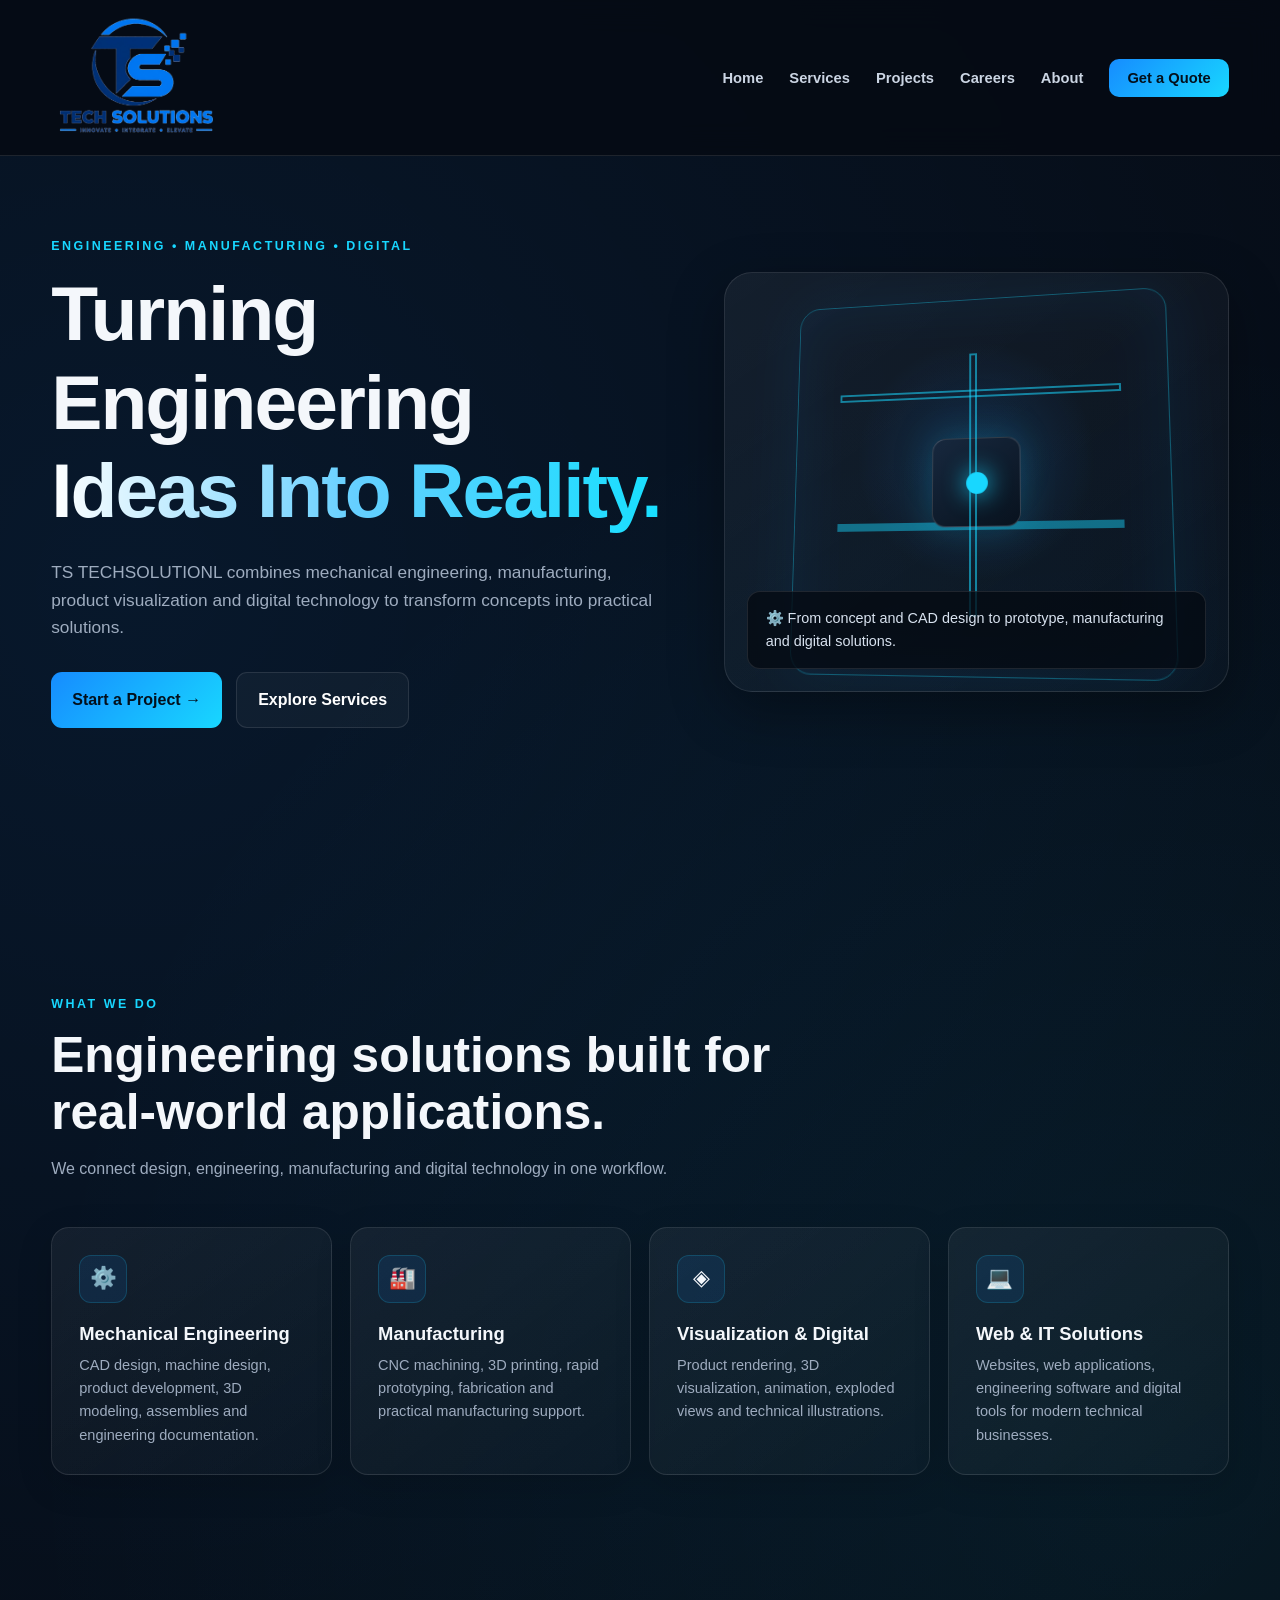
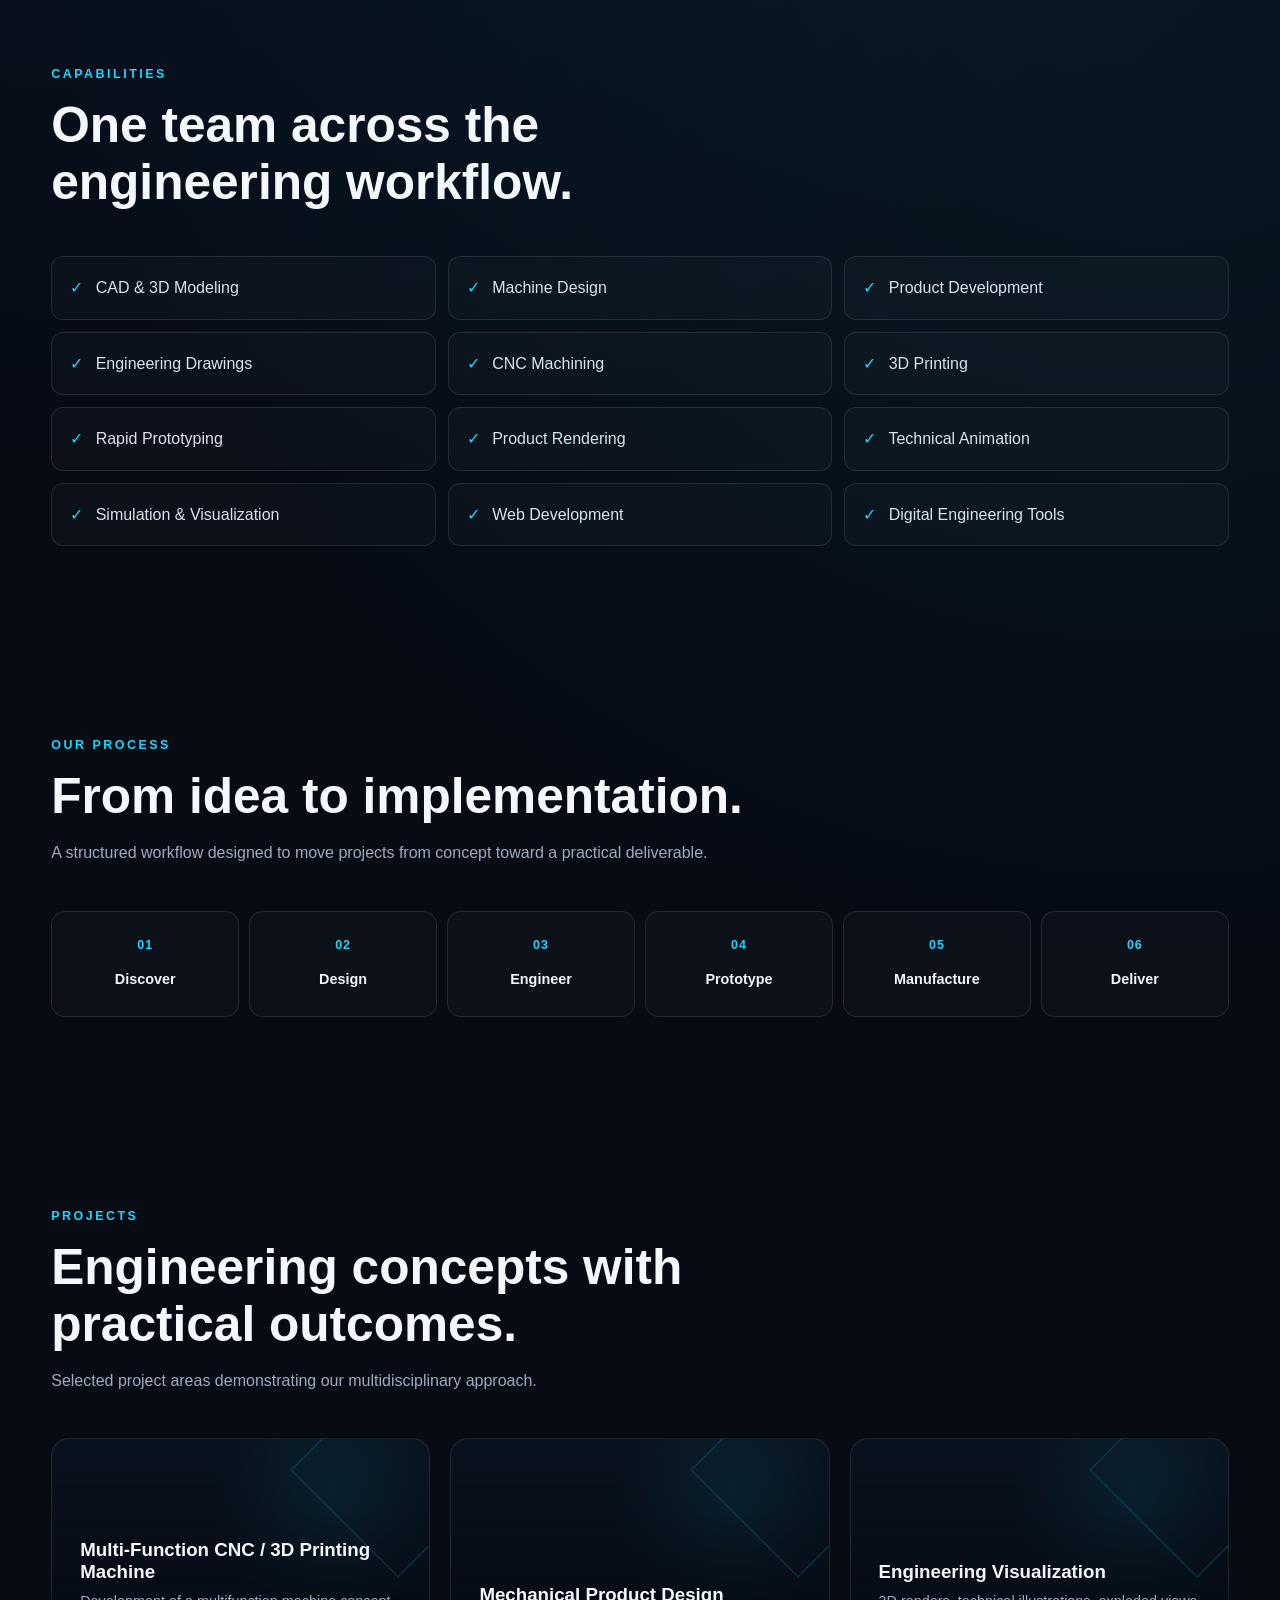
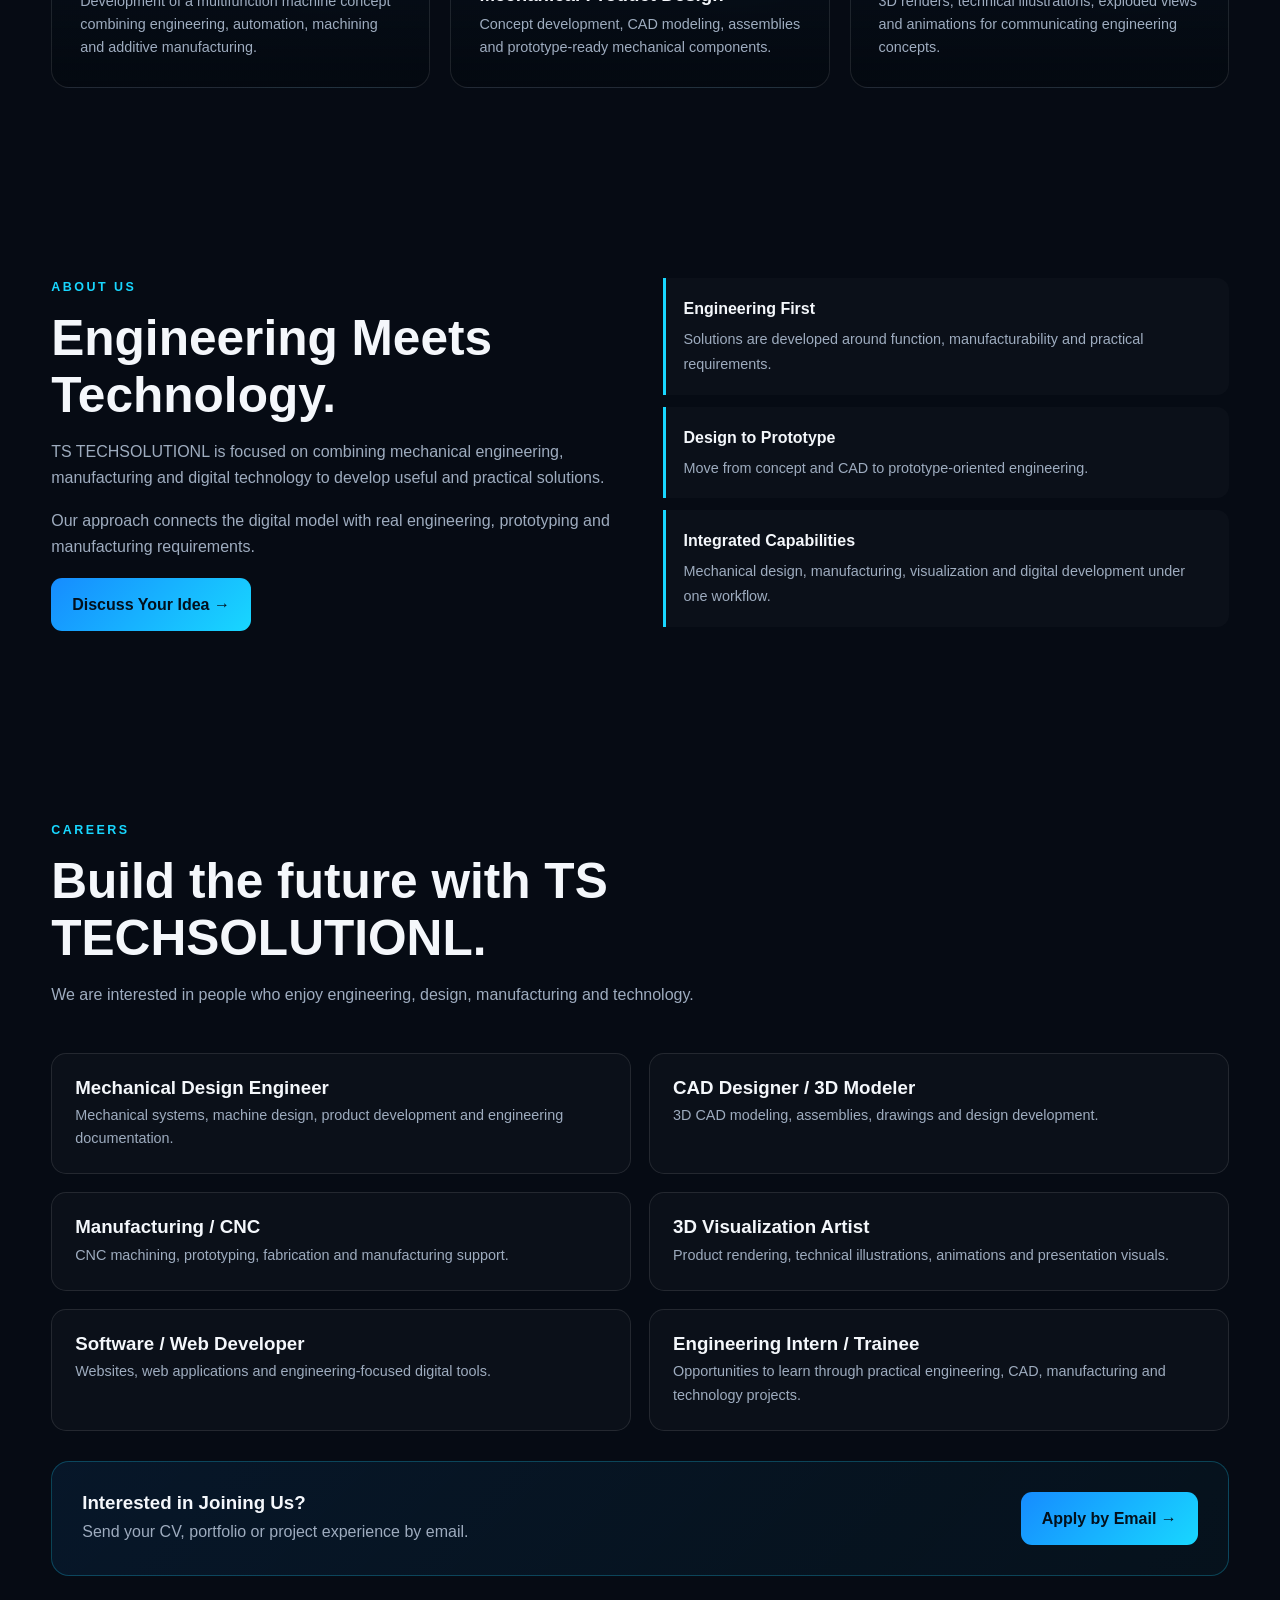
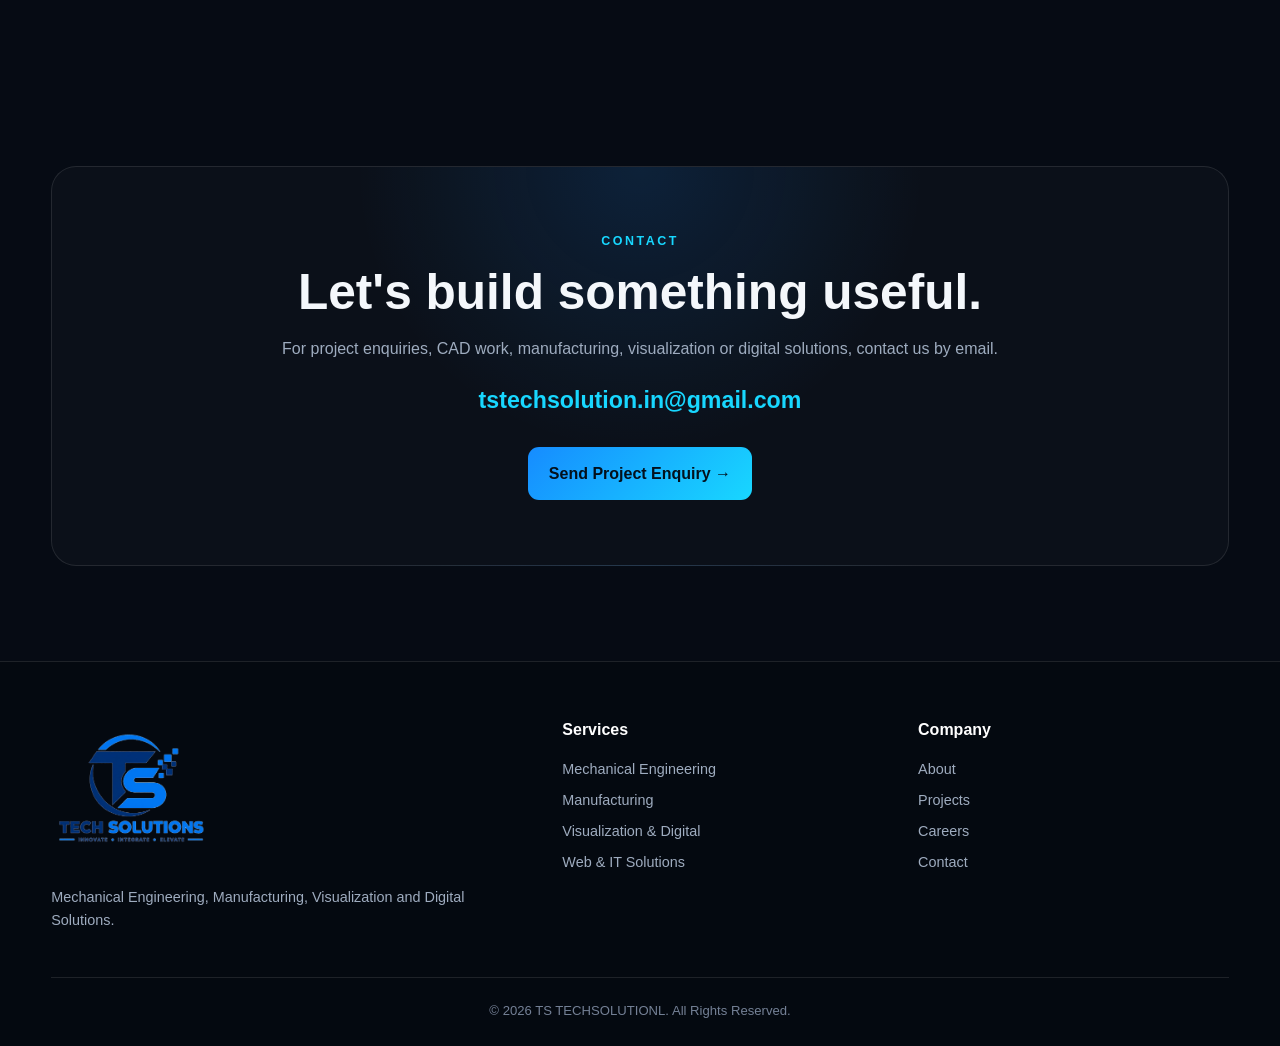
<file: index.html>
<!DOCTYPE html>
<html lang="en">
<head>
  <meta charset="UTF-8">
  <meta name="viewport" content="width=device-width, initial-scale=1.0">
  <meta name="google-site-verification" content="bPe6AeU_FXPkcaeKCfSKQvLNsWVxwtH6AG3gF_Pdq_4">

  <meta name="description" content="TS TECHSOLUTIONL — Mechanical Engineering, Manufacturing, Visualization and Digital Solutions.">
  <meta name="keywords" content="mechanical engineering, CAD design, CNC machining, 3D printing, product design, 3D visualization, web development">
  <meta name="author" content="TS TECHSOLUTIONL">

  <meta property="og:title" content="TS TECHSOLUTIONL | Engineering • Manufacturing • Digital">
  <meta property="og:description" content="Mechanical Engineering, Manufacturing, Visualization and Digital Solutions.">
  <meta property="og:type" content="website">

  <title>TS TECHSOLUTIONL | Engineering • Manufacturing • Digital</title>

  <style>
    :root {
      --bg: #060b14;
      --bg2: #0a1220;
      --card: #0d1726;
      --card2: #101d2e;
      --text: #f4f7fb;
      --muted: #9eacbf;
      --line: rgba(255,255,255,.10);
      --blue: #168cff;
      --cyan: #18d7ff;
      --max: 1180px;
      --radius: 18px;
      --shadow: 0 18px 55px rgba(0,0,0,.32);
    }

    * {
      margin: 0;
      padding: 0;
      box-sizing: border-box;
      scroll-behavior: smooth;
    }

    html {
      scroll-padding-top: 85px;
    }

    body {
      font-family: Arial, Helvetica, sans-serif;
      background:
        radial-gradient(circle at 10% 10%, rgba(22,140,255,.10), transparent 28%),
        radial-gradient(circle at 90% 25%, rgba(24,215,255,.07), transparent 25%),
        var(--bg);
      color: var(--text);
      line-height: 1.6;
      overflow-x: hidden;
    }

    body::before {
      content: "";
      position: fixed;
      inset: 0;
      pointer-events: none;
      opacity: .18;
      background-image:
        linear-gradient(rgba(255,255,255,.025) 1px, transparent 1px),
        linear-gradient(90deg, rgba(255,255,255,.025) 1px, transparent 1px);
      background-size: 45px 45px;
      z-index: -1;
    }

    a {
      color: inherit;
      text-decoration: none;
    }

    img {
      max-width: 100%;
    }

    .container {
      width: min(92%, var(--max));
      margin: auto;
    }

    .section {
      padding: 95px 0;
    }

    .section-head {
      max-width: 760px;
      margin-bottom: 45px;
    }

    .eyebrow {
      color: var(--cyan);
      font-size: .78rem;
      font-weight: 800;
      letter-spacing: 2.5px;
      text-transform: uppercase;
      margin-bottom: 12px;
    }

    h1, h2, h3 {
      line-height: 1.15;
    }

    h2 {
      font-size: clamp(2rem, 4vw, 3.1rem);
      margin-bottom: 15px;
    }

    .section-head p,
    .muted {
      color: var(--muted);
    }

    /* HEADER */
    header {
      position: fixed;
      top: 0;
      left: 0;
      right: 0;
      z-index: 1000;
      background: rgba(6,11,20,.88);
      backdrop-filter: blur(16px);
      border-bottom: 1px solid var(--line);
    }

    .nav {
      min-height: 76px;
      display: flex;
      align-items: center;
      justify-content: space-between;
      gap: 25px;
    }

    .logo {
      display: flex;
      align-items: center;
      flex-shrink: 0;
    }

    .logo img {
      width: 170px;
      height: auto;
      display: block;
    }

    .nav-links {
      display: flex;
      align-items: center;
      gap: 26px;
      list-style: none;
    }

    .nav-links a {
      color: #cbd5e3;
      font-size: .92rem;
      font-weight: 600;
      transition: .25s;
    }

    .nav-links a:hover {
      color: white;
    }

    .nav-cta {
      padding: 11px 18px;
      border-radius: 10px;
      background: linear-gradient(135deg, var(--blue), var(--cyan));
      color: #03101c !important;
      font-weight: 800 !important;
    }

    .menu-btn {
      display: none;
      border: 1px solid var(--line);
      background: var(--card);
      color: white;
      padding: 9px 11px;
      border-radius: 9px;
      font-size: 1.25rem;
      cursor: pointer;
    }

    /* HERO */
    .hero {
      min-height: 100vh;
      padding: 155px 0 90px;
      display: flex;
      align-items: center;
      position: relative;
    }

    .hero-grid {
      display: grid;
      grid-template-columns: 1.1fr .9fr;
      gap: 55px;
      align-items: center;
    }

    .hero h1 {
      font-size: clamp(2.7rem, 6vw, 5.3rem);
      letter-spacing: -2px;
      margin-bottom: 25px;
    }

    .gradient-text {
      background: linear-gradient(90deg, #fff, #65cfff, #17dfff);
      -webkit-background-clip: text;
      background-clip: text;
      color: transparent;
    }

    .hero-text {
      color: var(--muted);
      max-width: 650px;
      font-size: 1.08rem;
      margin-bottom: 30px;
    }

    .hero-buttons {
      display: flex;
      flex-wrap: wrap;
      gap: 14px;
    }

    .btn {
      display: inline-flex;
      align-items: center;
      justify-content: center;
      gap: 8px;
      padding: 14px 21px;
      border-radius: 11px;
      font-weight: 800;
      border: 1px solid var(--line);
      transition: transform .2s, border-color .2s, background .2s;
    }

    .btn:hover {
      transform: translateY(-2px);
    }

    .btn-primary {
      background: linear-gradient(135deg, var(--blue), var(--cyan));
      color: #03101c;
      border: none;
    }

    .btn-secondary {
      background: rgba(255,255,255,.035);
      color: white;
    }

    .hero-panel {
      position: relative;
      min-height: 420px;
      border: 1px solid var(--line);
      border-radius: 28px;
      background:
        radial-gradient(circle at 50% 45%, rgba(22,140,255,.16), transparent 35%),
        linear-gradient(145deg, rgba(255,255,255,.055), rgba(255,255,255,.015));
      box-shadow: var(--shadow);
      overflow: hidden;
      display: grid;
      place-items: center;
    }

    .machine {
      width: 76%;
      aspect-ratio: 1 / 1;
      border: 1px solid rgba(24,215,255,.35);
      border-radius: 22px;
      position: relative;
      transform: perspective(800px) rotateX(8deg) rotateY(-10deg);
      box-shadow: inset 0 0 60px rgba(22,140,255,.08), 0 0 60px rgba(22,140,255,.08);
    }

    .machine::before,
    .machine::after {
      content: "";
      position: absolute;
      border: 2px solid rgba(24,215,255,.55);
    }

    .machine::before {
      left: 12%;
      right: 12%;
      top: 25%;
      height: 4px;
      box-shadow: 0 135px 0 rgba(24,215,255,.45);
    }

    .machine::after {
      top: 15%;
      bottom: 15%;
      left: 48%;
      width: 4px;
    }

    .machine-core {
      position: absolute;
      width: 90px;
      height: 90px;
      left: calc(50% - 45px);
      top: calc(50% - 45px);
      border-radius: 14px;
      background: linear-gradient(145deg, #17283e, #08121e);
      border: 1px solid rgba(255,255,255,.17);
      box-shadow: 0 0 35px rgba(24,215,255,.2);
    }

    .machine-core::after {
      content: "";
      position: absolute;
      width: 22px;
      height: 22px;
      border-radius: 50%;
      background: var(--cyan);
      left: 34px;
      top: 34px;
      box-shadow: 0 0 25px var(--cyan);
    }

    .hero-badge {
      position: absolute;
      bottom: 22px;
      left: 22px;
      right: 22px;
      padding: 15px 18px;
      background: rgba(4,10,18,.76);
      border: 1px solid var(--line);
      border-radius: 13px;
      color: #d8e2ef;
      font-size: .9rem;
    }

    /* CARDS */
    .cards {
      display: grid;
      grid-template-columns: repeat(4, 1fr);
      gap: 18px;
    }

    .card {
      background: linear-gradient(145deg, rgba(255,255,255,.055), rgba(255,255,255,.018));
      border: 1px solid var(--line);
      border-radius: var(--radius);
      padding: 27px;
      box-shadow: 0 10px 35px rgba(0,0,0,.15);
      transition: .25s;
    }

    .card:hover {
      transform: translateY(-5px);
      border-color: rgba(24,215,255,.38);
    }

    .icon {
      width: 48px;
      height: 48px;
      display: grid;
      place-items: center;
      border-radius: 12px;
      background: rgba(22,140,255,.11);
      border: 1px solid rgba(24,215,255,.18);
      font-size: 1.35rem;
      margin-bottom: 20px;
    }

    .card h3 {
      margin-bottom: 10px;
      font-size: 1.15rem;
    }

    .card p {
      color: var(--muted);
      font-size: .91rem;
    }

    /* CAPABILITIES */
    .capability-grid {
      display: grid;
      grid-template-columns: repeat(3, 1fr);
      gap: 12px;
    }

    .capability {
      border: 1px solid var(--line);
      background: rgba(255,255,255,.025);
      padding: 18px;
      border-radius: 12px;
      color: #d9e2ee;
    }

    .capability span {
      color: var(--cyan);
      margin-right: 8px;
    }

    /* PROCESS */
    .process {
      display: grid;
      grid-template-columns: repeat(6, 1fr);
      gap: 10px;
    }

    .process-item {
      position: relative;
      padding: 24px 14px;
      text-align: center;
      border: 1px solid var(--line);
      background: rgba(255,255,255,.025);
      border-radius: 14px;
    }

    .process-num {
      display: block;
      color: var(--cyan);
      font-size: .78rem;
      font-weight: 800;
      margin-bottom: 10px;
      letter-spacing: 1px;
    }

    .process-item strong {
      font-size: .9rem;
    }

    /* PROJECTS */
    .project-grid {
      display: grid;
      grid-template-columns: repeat(3, 1fr);
      gap: 20px;
    }

    .project {
      min-height: 250px;
      padding: 28px;
      border: 1px solid var(--line);
      border-radius: 18px;
      background:
        linear-gradient(to top, rgba(3,8,15,.95), rgba(3,8,15,.35)),
        radial-gradient(circle at 75% 25%, rgba(24,215,255,.16), transparent 35%),
        #0c1726;
      display: flex;
      flex-direction: column;
      justify-content: flex-end;
      overflow: hidden;
      position: relative;
    }

    .project::before {
      content: "";
      position: absolute;
      width: 150px;
      height: 150px;
      right: -45px;
      top: -45px;
      border: 1px solid rgba(24,215,255,.22);
      transform: rotate(45deg);
    }

    .project h3,
    .project p {
      position: relative;
      z-index: 1;
    }

    .project h3 {
      margin-bottom: 8px;
    }

    .project p {
      color: var(--muted);
      font-size: .9rem;
    }

    /* ABOUT */
    .about-grid {
      display: grid;
      grid-template-columns: 1fr 1fr;
      gap: 45px;
      align-items: start;
    }

    .about-copy p {
      color: var(--muted);
      margin-bottom: 18px;
    }

    .about-points {
      display: grid;
      gap: 12px;
    }

    .about-point {
      padding: 18px;
      border-left: 3px solid var(--cyan);
      background: rgba(255,255,255,.025);
      border-radius: 0 12px 12px 0;
    }

    .about-point strong {
      display: block;
      margin-bottom: 4px;
    }

    .about-point span {
      color: var(--muted);
      font-size: .9rem;
    }

    /* CAREERS */
    .career-grid {
      display: grid;
      grid-template-columns: 1fr 1fr;
      gap: 18px;
    }

    .career {
      padding: 23px;
      border: 1px solid var(--line);
      border-radius: 15px;
      background: rgba(255,255,255,.025);
    }

    .career h3 {
      margin-bottom: 6px;
    }

    .career p {
      color: var(--muted);
      font-size: .9rem;
    }

    .career-cta {
      margin-top: 30px;
      padding: 30px;
      border: 1px solid rgba(24,215,255,.25);
      border-radius: 18px;
      background: linear-gradient(135deg, rgba(22,140,255,.09), rgba(24,215,255,.035));
      display: flex;
      align-items: center;
      justify-content: space-between;
      gap: 25px;
    }

    .career-cta p {
      color: var(--muted);
      margin-top: 5px;
    }

    /* CONTACT */
    .contact-box {
      text-align: center;
      padding: 65px 25px;
      border: 1px solid var(--line);
      border-radius: 25px;
      background:
        radial-gradient(circle at 50% 0%, rgba(22,140,255,.14), transparent 40%),
        rgba(255,255,255,.025);
    }

    .email {
      display: inline-block;
      margin: 20px 0 28px;
      color: var(--cyan);
      font-size: clamp(1rem, 3vw, 1.45rem);
      font-weight: 800;
      word-break: break-word;
    }

    /* FOOTER */
    footer {
      border-top: 1px solid var(--line);
      padding: 55px 0 25px;
      background: rgba(0,0,0,.18);
    }

    .footer-grid {
      display: grid;
      grid-template-columns: 1.5fr 1fr 1fr;
      gap: 45px;
      margin-bottom: 45px;
    }

    .footer-logo img {
      width: 160px;
      margin-bottom: 15px;
    }

    .footer-grid p {
      color: var(--muted);
      max-width: 420px;
      font-size: .9rem;
    }

    .footer-title {
      color: white;
      font-weight: 800;
      margin-bottom: 15px;
    }

    .footer-links {
      display: grid;
      gap: 8px;
    }

    .footer-links a {
      color: var(--muted);
      font-size: .9rem;
    }

    .footer-links a:hover {
      color: var(--cyan);
    }

    .copyright {
      border-top: 1px solid var(--line);
      padding-top: 22px;
      color: #748196;
      font-size: .82rem;
      text-align: center;
    }

    /* MOBILE */
    @media (max-width: 1000px) {
      .cards {
        grid-template-columns: repeat(2, 1fr);
      }

      .process {
        grid-template-columns: repeat(3, 1fr);
      }

      .project-grid {
        grid-template-columns: 1fr 1fr;
      }
    }

    @media (max-width: 760px) {
      .section {
        padding: 72px 0;
      }

      .nav {
        min-height: 68px;
      }

      .logo img {
        width: 145px;
      }

      .menu-btn {
        display: block;
      }

      .nav-links {
        display: none;
        position: absolute;
        left: 4%;
        right: 4%;
        top: 72px;
        padding: 18px;
        flex-direction: column;
        align-items: stretch;
        gap: 4px;
        background: #0a1320;
        border: 1px solid var(--line);
        border-radius: 14px;
        box-shadow: var(--shadow);
      }

      .nav-links.active {
        display: flex;
      }

      .nav-links a {
        display: block;
        padding: 12px;
      }

      .hero {
        padding-top: 125px;
      }

      .hero-grid,
      .about-grid,
      .career-grid {
        grid-template-columns: 1fr;
      }

      .hero-panel {
        min-height: 330px;
      }

      .capability-grid {
        grid-template-columns: 1fr 1fr;
      }

      .footer-grid {
        grid-template-columns: 1fr 1fr;
      }

      .footer-grid > div:first-child {
        grid-column: 1 / -1;
      }

      .career-cta {
        flex-direction: column;
        align-items: flex-start;
      }
    }

    @media (max-width: 480px) {
      .container {
        width: 90%;
      }

      .logo img {
        width: 135px;
      }

      .hero h1 {
        font-size: 2.55rem;
      }

      .hero-buttons {
        flex-direction: column;
      }

      .btn {
        width: 100%;
      }

      .cards,
      .capability-grid,
      .project-grid,
      .process,
      .footer-grid {
        grid-template-columns: 1fr;
      }

      .footer-grid > div:first-child {
        grid-column: auto;
      }

      .hero-panel {
        min-height: 285px;
      }

      .machine {
        width: 78%;
      }
    }
  </style>
</head>

<body>

  <!-- HEADER -->
  <header>
    <div class="container nav">
      <a href="#home" class="logo" aria-label="TS TECHSOLUTIONL Home">
        <img src="logo.png" alt="TS TECHSOLUTIONL Logo">
      </a>

      <button class="menu-btn" id="menuBtn" aria-label="Open menu">☰</button>

      <ul class="nav-links" id="navLinks">
        <li><a href="#home">Home</a></li>
        <li><a href="#services">Services</a></li>
        <li><a href="#projects">Projects</a></li>
        <li><a href="#careers">Careers</a></li>
        <li><a href="#about">About</a></li>
        <li><a href="#contact" class="nav-cta">Get a Quote</a></li>
      </ul>
    </div>
  </header>

  <!-- HERO -->
  <main id="home">
    <section class="hero">
      <div class="container hero-grid">

        <div>
          <div class="eyebrow">Engineering • Manufacturing • Digital</div>

          <h1>
            Turning Engineering
            <span class="gradient-text">Ideas Into Reality.</span>
          </h1>

          <p class="hero-text">
            TS TECHSOLUTIONL combines mechanical engineering, manufacturing,
            product visualization and digital technology to transform concepts
            into practical solutions.
          </p>

          <div class="hero-buttons">
            <a class="btn btn-primary" href="#contact">Start a Project →</a>
            <a class="btn btn-secondary" href="#services">Explore Services</a>
          </div>
        </div>

        <div class="hero-panel">
          <div class="machine">
            <div class="machine-core"></div>
          </div>

          <div class="hero-badge">
            ⚙️ From concept and CAD design to prototype, manufacturing and digital solutions.
          </div>
        </div>

      </div>
    </section>

    <!-- SERVICES -->
    <section class="section" id="services">
      <div class="container">

        <div class="section-head">
          <div class="eyebrow">What We Do</div>
          <h2>Engineering solutions built for real-world applications.</h2>
          <p>
            We connect design, engineering, manufacturing and digital technology
            in one workflow.
          </p>
        </div>

        <div class="cards">

          <article class="card">
            <div class="icon">⚙️</div>
            <h3>Mechanical Engineering</h3>
            <p>
              CAD design, machine design, product development, 3D modeling,
              assemblies and engineering documentation.
            </p>
          </article>

          <article class="card">
            <div class="icon">🏭</div>
            <h3>Manufacturing</h3>
            <p>
              CNC machining, 3D printing, rapid prototyping, fabrication and
              practical manufacturing support.
            </p>
          </article>

          <article class="card">
            <div class="icon">◈</div>
            <h3>Visualization & Digital</h3>
            <p>
              Product rendering, 3D visualization, animation, exploded views
              and technical illustrations.
            </p>
          </article>

          <article class="card">
            <div class="icon">💻</div>
            <h3>Web & IT Solutions</h3>
            <p>
              Websites, web applications, engineering software and digital
              tools for modern technical businesses.
            </p>
          </article>

        </div>
      </div>
    </section>

    <!-- CAPABILITIES -->
    <section class="section">
      <div class="container">

        <div class="section-head">
          <div class="eyebrow">Capabilities</div>
          <h2>One team across the engineering workflow.</h2>
        </div>

        <div class="capability-grid">
          <div class="capability"><span>✓</span> CAD & 3D Modeling</div>
          <div class="capability"><span>✓</span> Machine Design</div>
          <div class="capability"><span>✓</span> Product Development</div>
          <div class="capability"><span>✓</span> Engineering Drawings</div>
          <div class="capability"><span>✓</span> CNC Machining</div>
          <div class="capability"><span>✓</span> 3D Printing</div>
          <div class="capability"><span>✓</span> Rapid Prototyping</div>
          <div class="capability"><span>✓</span> Product Rendering</div>
          <div class="capability"><span>✓</span> Technical Animation</div>
          <div class="capability"><span>✓</span> Simulation & Visualization</div>
          <div class="capability"><span>✓</span> Web Development</div>
          <div class="capability"><span>✓</span> Digital Engineering Tools</div>
        </div>

      </div>
    </section>

    <!-- PROCESS -->
    <section class="section">
      <div class="container">

        <div class="section-head">
          <div class="eyebrow">Our Process</div>
          <h2>From idea to implementation.</h2>
          <p>
            A structured workflow designed to move projects from concept toward
            a practical deliverable.
          </p>
        </div>

        <div class="process">
          <div class="process-item">
            <span class="process-num">01</span>
            <strong>Discover</strong>
          </div>

          <div class="process-item">
            <span class="process-num">02</span>
            <strong>Design</strong>
          </div>

          <div class="process-item">
            <span class="process-num">03</span>
            <strong>Engineer</strong>
          </div>

          <div class="process-item">
            <span class="process-num">04</span>
            <strong>Prototype</strong>
          </div>

          <div class="process-item">
            <span class="process-num">05</span>
            <strong>Manufacture</strong>
          </div>

          <div class="process-item">
            <span class="process-num">06</span>
            <strong>Deliver</strong>
          </div>
        </div>

      </div>
    </section>

    <!-- PROJECTS -->
    <section class="section" id="projects">
      <div class="container">

        <div class="section-head">
          <div class="eyebrow">Projects</div>
          <h2>Engineering concepts with practical outcomes.</h2>
          <p>
            Selected project areas demonstrating our multidisciplinary approach.
          </p>
        </div>

        <div class="project-grid">

          <article class="project">
            <h3>Multi-Function CNC / 3D Printing Machine</h3>
            <p>
              Development of a multifunction machine concept combining
              engineering, automation, machining and additive manufacturing.
            </p>
          </article>

          <article class="project">
            <h3>Mechanical Product Design</h3>
            <p>
              Concept development, CAD modeling, assemblies and prototype-ready
              mechanical components.
            </p>
          </article>

          <article class="project">
            <h3>Engineering Visualization</h3>
            <p>
              3D renders, technical illustrations, exploded views and
              animations for communicating engineering concepts.
            </p>
          </article>

        </div>
      </div>
    </section>

    <!-- ABOUT -->
    <section class="section" id="about">
      <div class="container about-grid">

        <div class="about-copy">
          <div class="eyebrow">About Us</div>
          <h2>Engineering Meets Technology.</h2>

          <p>
            TS TECHSOLUTIONL is focused on combining mechanical engineering,
            manufacturing and digital technology to develop useful and practical
            solutions.
          </p>

          <p>
            Our approach connects the digital model with real engineering,
            prototyping and manufacturing requirements.
          </p>

          <a class="btn btn-primary" href="#contact">Discuss Your Idea →</a>
        </div>

        <div class="about-points">

          <div class="about-point">
            <strong>Engineering First</strong>
            <span>Solutions are developed around function, manufacturability and practical requirements.</span>
          </div>

          <div class="about-point">
            <strong>Design to Prototype</strong>
            <span>Move from concept and CAD to prototype-oriented engineering.</span>
          </div>

          <div class="about-point">
            <strong>Integrated Capabilities</strong>
            <span>Mechanical design, manufacturing, visualization and digital development under one workflow.</span>
          </div>

        </div>

      </div>
    </section>

    <!-- CAREERS -->
    <section class="section" id="careers">
      <div class="container">

        <div class="section-head">
          <div class="eyebrow">Careers</div>
          <h2>Build the future with TS TECHSOLUTIONL.</h2>
          <p>
            We are interested in people who enjoy engineering, design,
            manufacturing and technology.
          </p>
        </div>

        <div class="career-grid">

          <article class="career">
            <h3>Mechanical Design Engineer</h3>
            <p>Mechanical systems, machine design, product development and engineering documentation.</p>
          </article>

          <article class="career">
            <h3>CAD Designer / 3D Modeler</h3>
            <p>3D CAD modeling, assemblies, drawings and design development.</p>
          </article>

          <article class="career">
            <h3>Manufacturing / CNC</h3>
            <p>CNC machining, prototyping, fabrication and manufacturing support.</p>
          </article>

          <article class="career">
            <h3>3D Visualization Artist</h3>
            <p>Product rendering, technical illustrations, animations and presentation visuals.</p>
          </article>

          <article class="career">
            <h3>Software / Web Developer</h3>
            <p>Websites, web applications and engineering-focused digital tools.</p>
          </article>

          <article class="career">
            <h3>Engineering Intern / Trainee</h3>
            <p>Opportunities to learn through practical engineering, CAD, manufacturing and technology projects.</p>
          </article>

        </div>

        <div class="career-cta">
          <div>
            <h3>Interested in Joining Us?</h3>
            <p>Send your CV, portfolio or project experience by email.</p>
          </div>

          <a
            class="btn btn-primary"
            href="mailto:tstechsolution.in@gmail.com?subject=Career%20Application%20-%20TS%20TECHSOLUTIONL"
          >
            Apply by Email →
          </a>
        </div>

      </div>
    </section>

    <!-- CONTACT -->
    <section class="section" id="contact">
      <div class="container">

        <div class="contact-box">
          <div class="eyebrow">Contact</div>

          <h2>Let's build something useful.</h2>

          <p class="muted">
            For project enquiries, CAD work, manufacturing, visualization or
            digital solutions, contact us by email.
          </p>

          <a
            class="email"
            href="mailto:tstechsolution.in@gmail.com?subject=Project%20Enquiry%20-%20TS%20TECHSOLUTIONL"
          >
            tstechsolution.in@gmail.com
          </a>

          <br>

          <a
            class="btn btn-primary"
            href="mailto:tstechsolution.in@gmail.com?subject=Project%20Enquiry%20-%20TS%20TECHSOLUTIONL"
          >
            Send Project Enquiry →
          </a>
        </div>

      </div>
    </section>

  </main>

  <!-- FOOTER -->
  <footer>
    <div class="container">

      <div class="footer-grid">

        <div>
          <a class="footer-logo" href="#home">
            <img src="logo.png" alt="TS TECHSOLUTIONL Logo">
          </a>

          <p>
            Mechanical Engineering, Manufacturing, Visualization and Digital
            Solutions.
          </p>
        </div>

        <div>
          <div class="footer-title">Services</div>

          <div class="footer-links">
            <a href="#services">Mechanical Engineering</a>
            <a href="#services">Manufacturing</a>
            <a href="#services">Visualization & Digital</a>
            <a href="#services">Web & IT Solutions</a>
          </div>
        </div>

        <div>
          <div class="footer-title">Company</div>

          <div class="footer-links">
            <a href="#about">About</a>
            <a href="#projects">Projects</a>
            <a href="#careers">Careers</a>
            <a href="#contact">Contact</a>
          </div>
        </div>

      </div>

      <div class="copyright">
        © 2026 TS TECHSOLUTIONL. All Rights Reserved.
      </div>

    </div>
  </footer>

  <script>
    const menuBtn = document.getElementById("menuBtn");
    const navLinks = document.getElementById("navLinks");

    menuBtn.addEventListener("click", function () {
      navLinks.classList.toggle("active");
    });

    document.querySelectorAll("#navLinks a").forEach(function (link) {
      link.addEventListener("click", function () {
        navLinks.classList.remove("active");
      });
    });
  </script>

</body>
</html>
</file>
